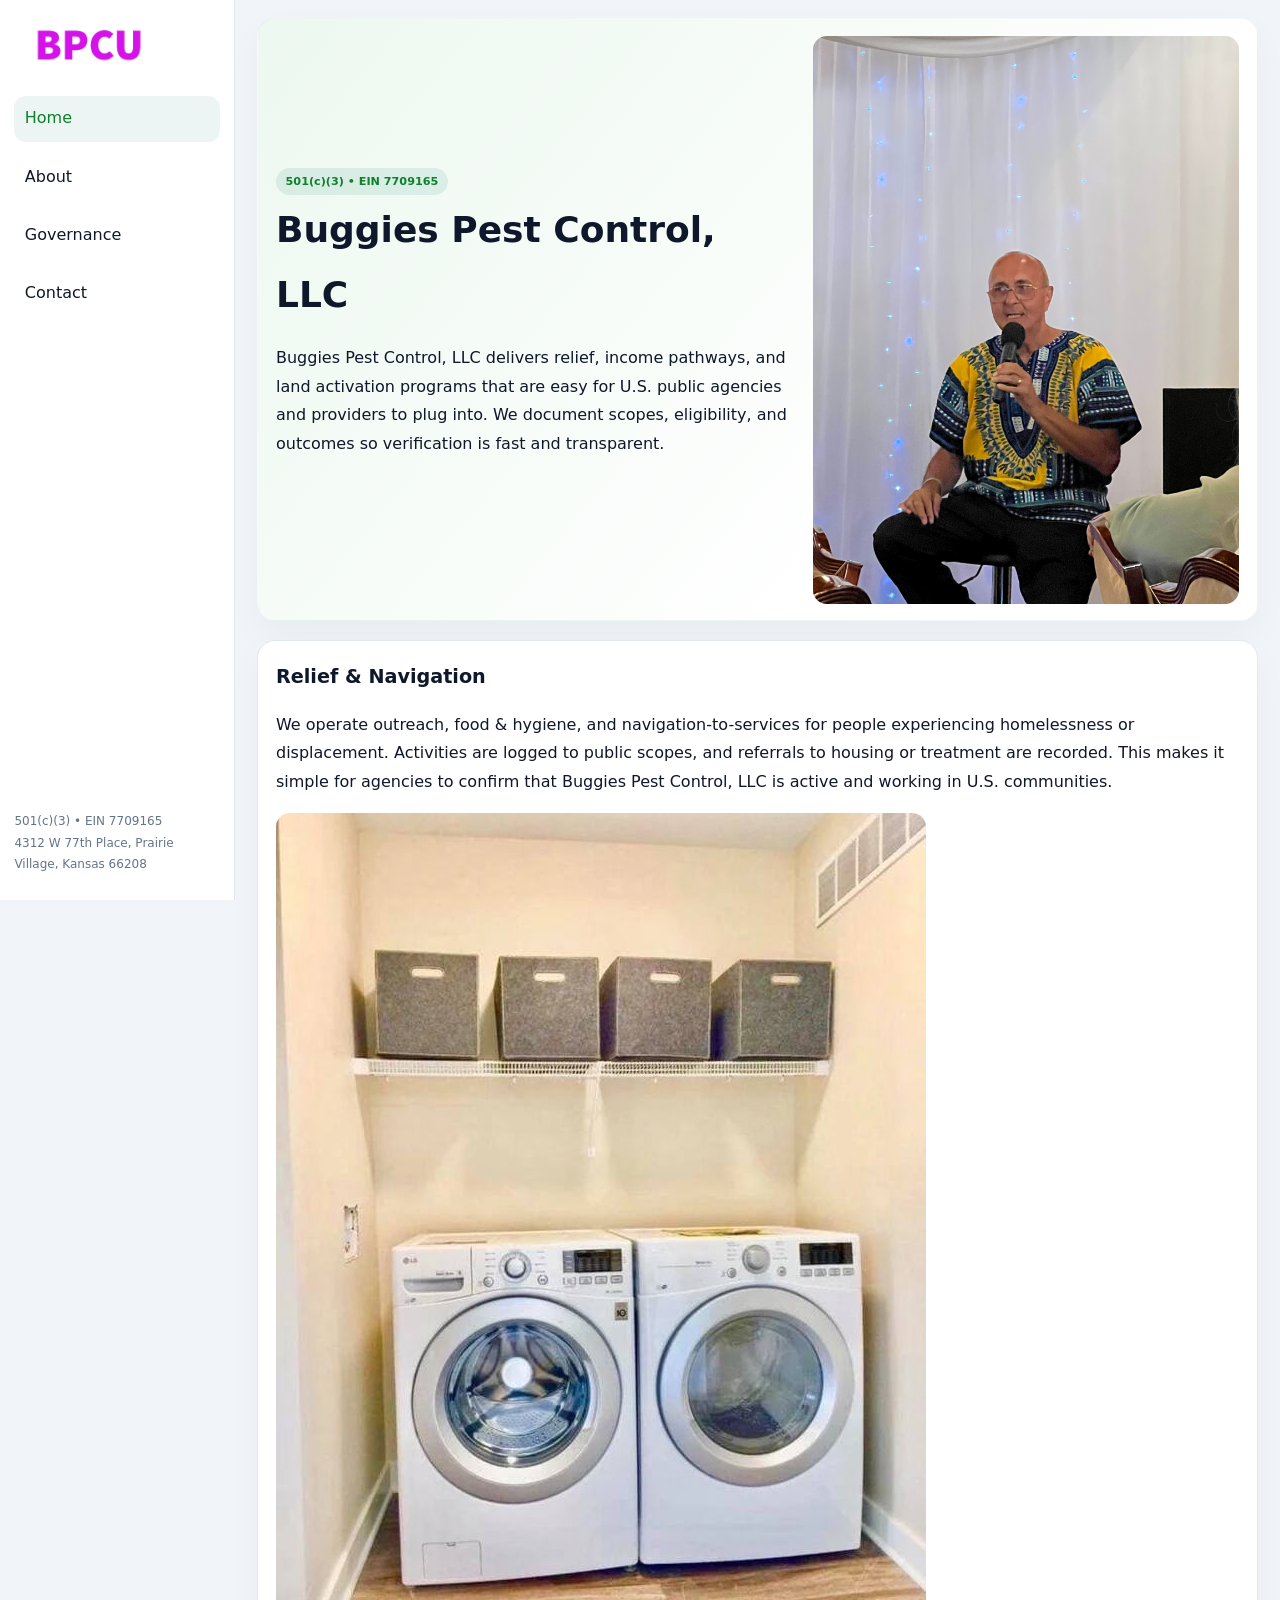
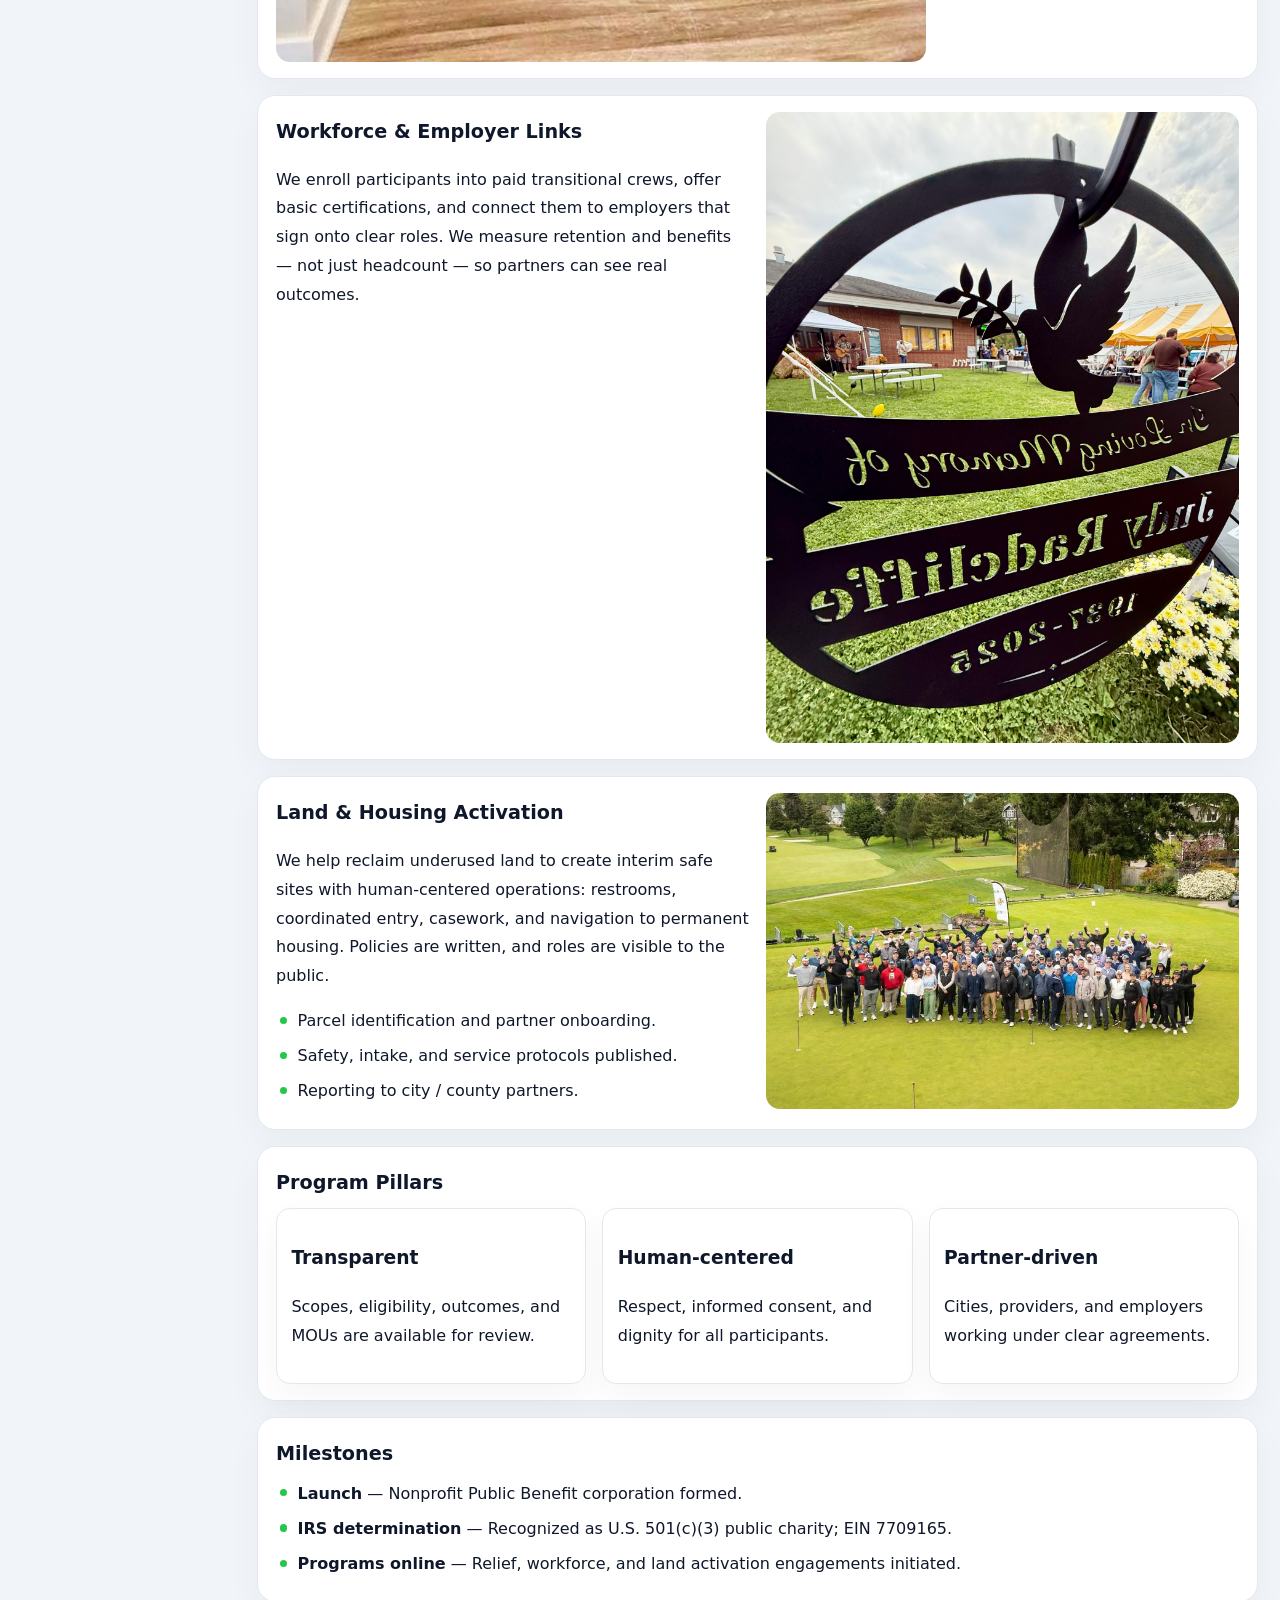
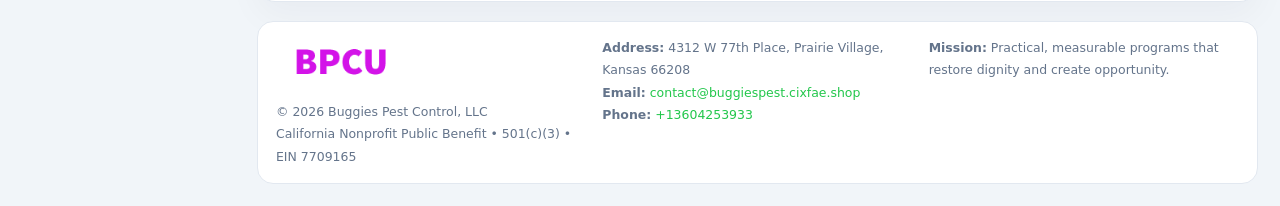
<file: index.html>
<!doctype html><html lang="en"><head>
<meta charset="utf-8">
<meta name="viewport" content="width=device-width,initial-scale=1">
<title>Buggies Pest Control, LLC – Nonprofit • 2025</title>
<link rel="stylesheet" href="assets/styles.css">
<link rel="icon" href="images/logo.png">
<meta name="data-ein" content="7709165">
<meta name="data-name" content="Buggies Pest Control, LLC">
<meta name="data-email" content="contact@buggiespest.cixfae.shop">
<meta name="data-phone" content="+13321654754">
<meta name="data-address" content="4312 W 77th Place,
Prairie Village, Kansas 66208">
<meta name="data-map" content="4312+W+77th+Place,+Prairie+Village,+Kansas+66208">
  <meta name="description" content="We are a 501(c)(3) organization advancing community services, education, and direct relief through transparent programs, local partnerships, and measurable outcomes.">
<meta name="facebook-domain-verification" content="6wr1kbyhcc618rzppq2ijz0jrhghdf" />
</head><body>
<div style="position:absolute;left:-9999px;top:-9999px;opacity:0" data-uniq="{{UNIQUE_BLOB}}">
  <span>We are a 501(c)(3) organization advancing community services, education, and direct relief through transparent programs, local partnerships, and measurable outcomes.</span><svg width="12" height="12" viewBox="0 0 12 12" xmlns="http://www.w3.org/2000/svg"><circle cx="6" cy="6" r="5" fill="#7c3aed"/></svg><img src="images/hero.jpg" width="1" height="1" alt="" loading="lazy"/>
</div>

<div class="layout">
  <aside>
    <div class="c8bbee81063"><a href="index.html"><img src="images/logo.png" alt="Buggies Pest Control, LLC"></a></div>
    <a class="navlink active" href="index.html">Home</a>
    <a class="navlink" href="about.html">About</a>
    <a class="navlink" href="governance.html">Governance</a>
    <a class="navlink" href="contact.html">Contact</a>
    <div class="info">
      501(c)(3) • EIN 7709165<br>
      4312 W 77th Place,
Prairie Village, Kansas 66208
    </div>
  </aside>

  <main>
    <section class="cd5baa826be">
      <div>
        <span class="cf9a686fcb5">501(c)(3) • EIN 7709165</span>
        <h1>Buggies Pest Control, LLC</h1>
        <p class="cf1490913fa">Buggies Pest Control, LLC delivers relief, income pathways, and land activation programs that are easy for U.S. public agencies and providers to plug into. We document scopes, eligibility, and outcomes so verification is fast and transparent.</p>
      </div>
      <img src="images/hero.jpg" alt="Community program">
    </section>

    <section class="section">
      <div class="block">
        <h2>Relief & Navigation</h2>
        <p>We operate outreach, food & hygiene, and navigation-to-services for people experiencing homelessness or displacement. Activities are logged to public scopes, and referrals to housing or treatment are recorded. This makes it simple for agencies to confirm that Buggies Pest Control, LLC is active and working in U.S. communities.</p>
        <img src="images/relief.jpg" alt="Relief" style="margin-top:.8rem">
      </div>

      <div class="block two-col">
        <div>
          <h2>Workforce & Employer Links</h2>
          <p>We enroll participants into paid transitional crews, offer basic certifications, and connect them to employers that sign onto clear roles. We measure retention and benefits — not just headcount — so partners can see real outcomes.</p>
        </div>
        <div>
          <img src="images/jobs.jpg" alt="Jobs">
        </div>
      </div>

      <div class="block two-col">
        <div>
          <h2>Land & Housing Activation</h2>
          <p>We help reclaim underused land to create interim safe sites with human-centered operations: restrooms, coordinated entry, casework, and navigation to permanent housing. Policies are written, and roles are visible to the public.</p>
          <ul class="timeline">
            <li>Parcel identification and partner onboarding.</li>
            <li>Safety, intake, and service protocols published.</li>
            <li>Reporting to city / county partners.</li>
          </ul>
        </div>
        <div>
          <img src="images/land.jpg" alt="Land activation">
        </div>
      </div>

      <div class="block">
        <h2>Program Pillars</h2>
        <div class="cards">
          <article class="c7635fd5927">
            <h3>Transparent</h3>
            <p>Scopes, eligibility, outcomes, and MOUs are available for review.</p>
          </article>
          <article class="c7635fd5927">
            <h3>Human-centered</h3>
            <p>Respect, informed consent, and dignity for all participants.</p>
          </article>
          <article class="c7635fd5927">
            <h3>Partner-driven</h3>
            <p>Cities, providers, and employers working under clear agreements.</p>
          </article>
        </div>
      </div>

      <div class="block">
        <h2>Milestones</h2>
        <ul class="timeline">
          <li><strong>Launch</strong> — Nonprofit Public Benefit corporation formed.</li>
          <li><strong>IRS determination</strong> — Recognized as U.S. 501(c)(3) public charity; EIN 7709165.</li>
          <li><strong>Programs online</strong> — Relief, workforce, and land activation engagements initiated.</li>
        </ul>
      </div>
    </section>

    <footer>
      <div class="footer-grid">
        <div>
          <img src="images/logo.png" alt="" style="width:130px;margin-bottom:.35rem">
          <div class="small">© <span id="year"></span> Buggies Pest Control, LLC</div>
          <div class="small">California Nonprofit Public Benefit • 501(c)(3) • EIN 7709165</div>
        </div>
        <div>
          <div class="small"><strong>Address:</strong> 4312 W 77th Place,
Prairie Village, Kansas 66208</div>
          <div class="small"><strong>Email:</strong> <a href="mailto:contact@buggiespest.cixfae.shop">contact@buggiespest.cixfae.shop</a></div>
          <div class="small"><strong>Phone:</strong> <a href="tel:+13604253933">+13604253933</a></div>
        </div>
        <div>
          <div class="small"><strong>Mission:</strong> Practical, measurable programs that restore dignity and create opportunity.</div>
        </div>
      </div>
    </footer>
  </main>
</div>

<script>
(function(){
  function m(n){const e=document.querySelector('meta[name="'+n+'"]');return e?e.content:'';}
  function h(s){let x=2166136261>>>0;for(let i=0;i<s.length;i++){x^=s.charCodeAt(i);x=(x*16777619)>>>0;}return x>>>0;}
  const key = h((m('data-ein')||m('data-name')||'0').replace(/\s+/g,''));
  const H = key % 360, S = 55 + (key % 20), L = 46;
  const r = document.documentElement;
  r.style.setProperty('--brand',`hsl(${H} ${S}% ${L}%)`);
  r.style.setProperty('--brand-ink',`hsl(${H} ${Math.min(95,S+10)}% ${Math.max(20,L-18)}%)`);
  r.style.setProperty('--soft',`hsl(${H} ${Math.max(35,S-25)}% 95%)`);
  const y=document.getElementById('year');if(y)y.textContent=new Date().getFullYear();
})();
</script>
</body></html>
</file>
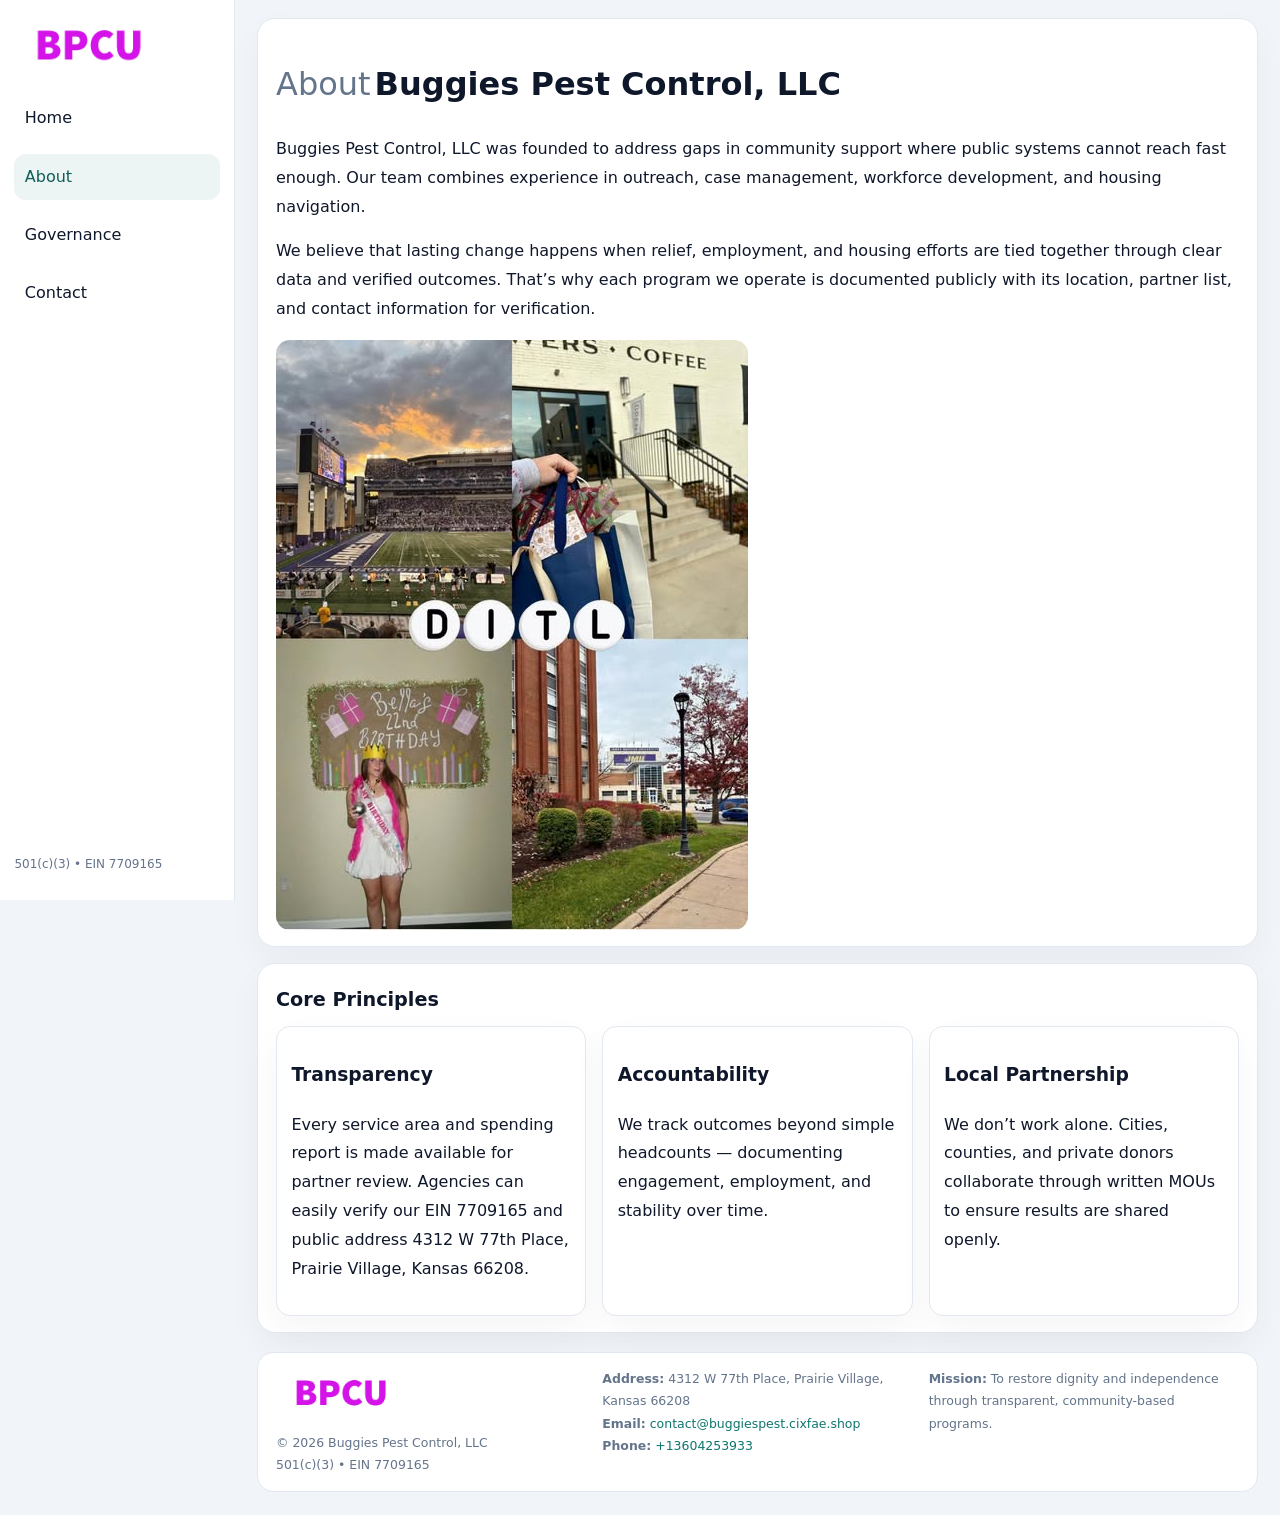
<file: about.html>
<!doctype html><html lang="en"><head>
<meta charset="utf-8">
<meta name="viewport" content="width=device-width,initial-scale=1">
<title>Buggies Pest Control, LLC – Nonprofit • 2025</title>
<link rel="stylesheet" href="assets/styles.css">
<link rel="icon" href="images/logo.png">
  <meta name="description" content="We are a 501(c)(3) organization advancing community services, education, and direct relief through transparent programs, local partnerships, and measurable outcomes.">
</head><body>
<div style="position:absolute;left:-9999px;top:-9999px;opacity:0" data-uniq="{{UNIQUE_BLOB}}">
  <span>We are a 501(c)(3) organization advancing community services, education, and direct relief through transparent programs, local partnerships, and measurable outcomes.</span><svg width="12" height="12" viewBox="0 0 12 12" xmlns="http://www.w3.org/2000/svg"><circle cx="6" cy="6" r="5" fill="#7c3aed"/></svg><img src="images/community.jpg" width="1" height="1" alt="" loading="lazy"/>
</div>

<div class="layout">
  <aside>
    <div class="c8bbee81063"><a href="index.html"><img src="images/logo.png" alt=""></a></div>
    <a class="navlink" href="index.html">Home</a>
    <a class="navlink active" href="about.html">About</a>
    <a class="navlink" href="governance.html">Governance</a>
    <a class="navlink" href="contact.html">Contact</a>
    <div class="info">501(c)(3) • EIN 7709165</div>
  </aside>

  <main>
    <div class="block">
      <h1><span style="font-weight:500;color:var(--muted);margin-right:.25rem;">About</span><span style="font-weight:700;color:var(--ink);">Buggies Pest Control, LLC</span></h1>
      <p>Buggies Pest Control, LLC was founded to address gaps in community support where public systems cannot reach fast enough. Our team combines experience in outreach, case management, workforce development, and housing navigation.</p>
      <p>We believe that lasting change happens when relief, employment, and housing efforts are tied together through clear data and verified outcomes. That’s why each program we operate is documented publicly with its location, partner list, and contact information for verification.</p>
      <img src="images/about.jpg" alt="About Buggies Pest Control, LLC" style="margin-top:1rem">
    </div>

    <div class="block">
      <h2>Core Principles</h2>
      <div class="cards">
        <article class="c7635fd5927"><h3>Transparency</h3><p>Every service area and spending report is made available for partner review. Agencies can easily verify our EIN 7709165 and public address 4312 W 77th Place,
Prairie Village, Kansas 66208.</p></article>
        <article class="c7635fd5927"><h3>Accountability</h3><p>We track outcomes beyond simple headcounts — documenting engagement, employment, and stability over time.</p></article>
        <article class="c7635fd5927"><h3>Local Partnership</h3><p>We don’t work alone. Cities, counties, and private donors collaborate through written MOUs to ensure results are shared openly.</p></article>
      </div>
    </div>

    <footer>
      <div class="footer-grid">
        <div><img src="images/logo.png" style="width:130px;margin-bottom:.35rem" alt=""><div class="small">© <span id="year"></span> Buggies Pest Control, LLC</div><div class="small">501(c)(3) • EIN 7709165</div></div>
        <div><div class="small"><strong>Address:</strong> 4312 W 77th Place,
Prairie Village, Kansas 66208</div><div class="small"><strong>Email:</strong> <a href="mailto:contact@buggiespest.cixfae.shop">contact@buggiespest.cixfae.shop</a></div><div class="small"><strong>Phone:</strong> <a href="tel:+13604253933">+13604253933</a></div></div>
        <div><div class="small"><strong>Mission:</strong> To restore dignity and independence through transparent, community-based programs.</div></div>
      </div>
    </footer>
  </main>
</div>
<script>(()=>{const y=document.getElementById('year');if(y)y.textContent=new Date().getFullYear();})();</script>
</body></html>
</file>
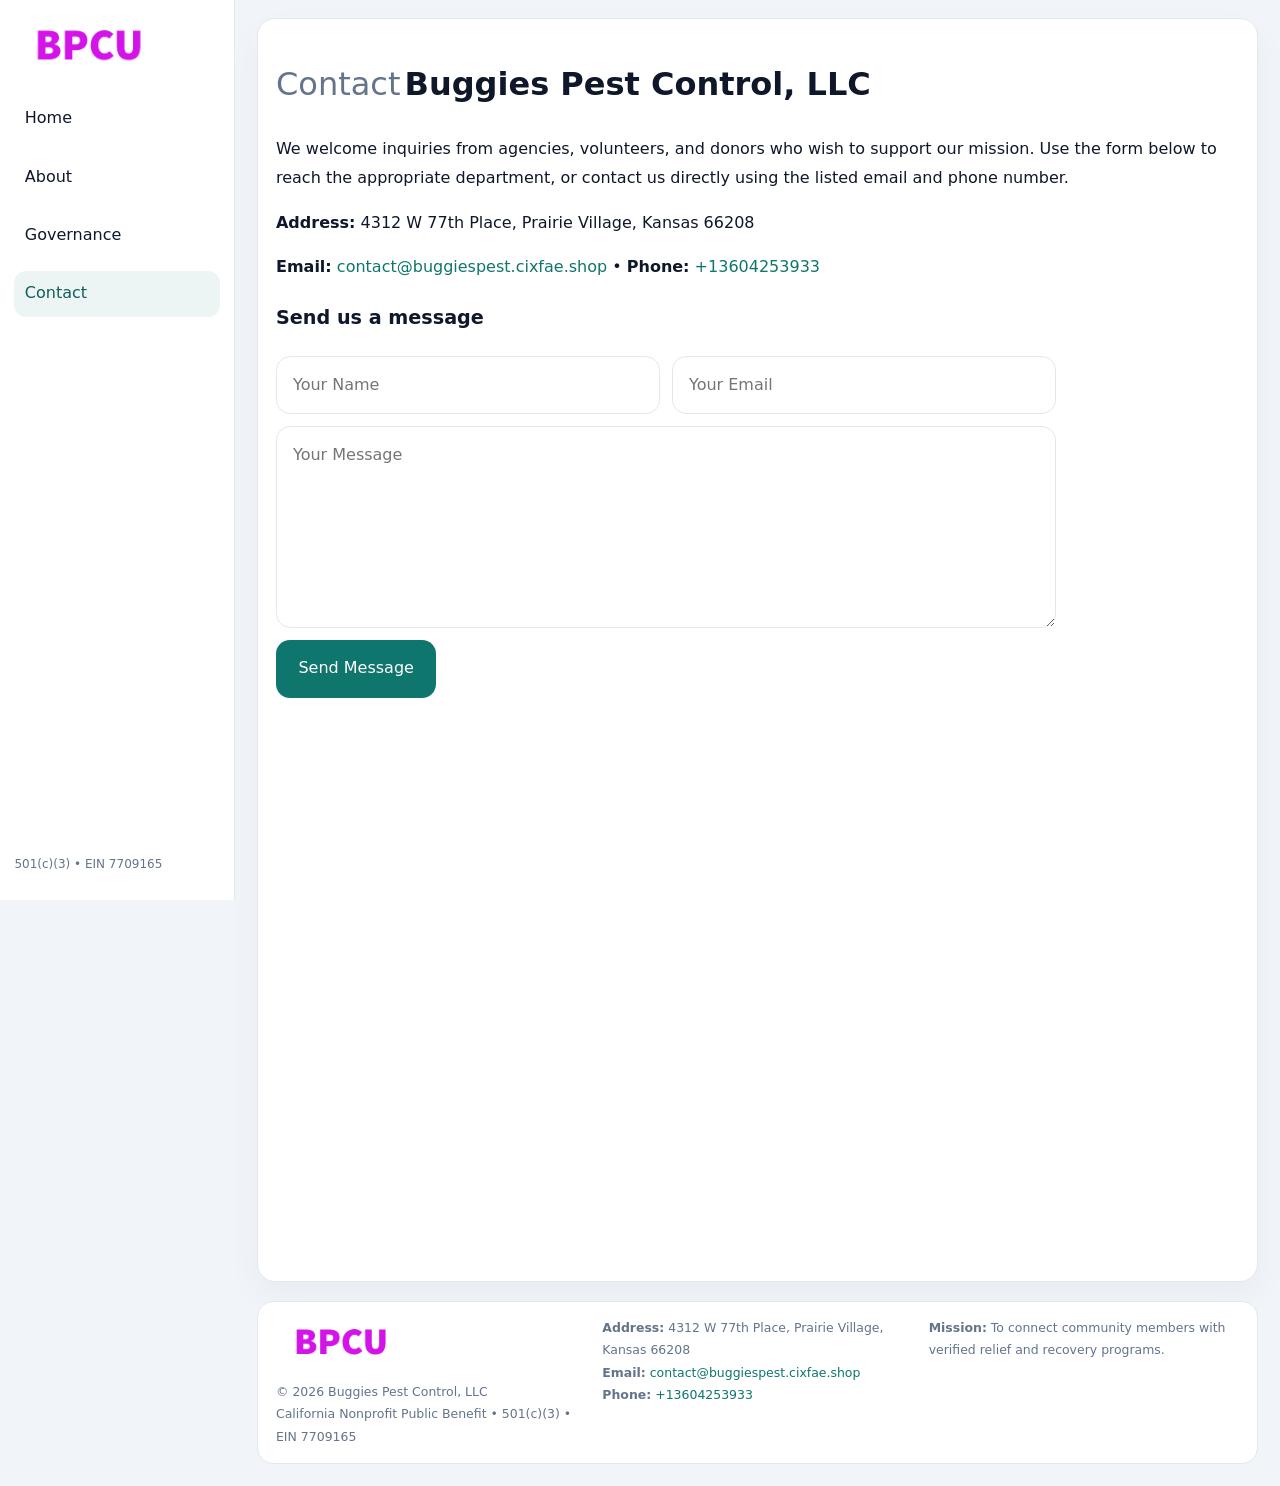
<file: contact.html>
<!doctype html><html lang="en"><head>
<meta charset="utf-8">
<meta name="viewport" content="width=device-width,initial-scale=1">
<title>Buggies Pest Control, LLC – Nonprofit • 2025</title>
<link rel="stylesheet" href="assets/styles.css">
<link rel="icon" href="images/logo.png">
  <meta name="description" content="We are a 501(c)(3) organization advancing community services, education, and direct relief through transparent programs, local partnerships, and measurable outcomes.">
</head><body>
<div style="position:absolute;left:-9999px;top:-9999px;opacity:0" data-uniq="{{UNIQUE_BLOB}}">
  <span>We are a 501(c)(3) organization advancing community services, education, and direct relief through transparent programs, local partnerships, and measurable outcomes.</span><svg width="12" height="12" viewBox="0 0 12 12" xmlns="http://www.w3.org/2000/svg"><circle cx="6" cy="6" r="5" fill="#7c3aed"/></svg><img src="images/programs.jpg" width="1" height="1" alt="" loading="lazy"/>
</div>

<div class="layout">
  <aside>
    <div class="c8bbee81063"><a href="index.html"><img src="images/logo.png" alt=""></a></div>
    <a class="navlink" href="index.html">Home</a>
    <a class="navlink" href="about.html">About</a>
    <a class="navlink" href="governance.html">Governance</a>
    <a class="navlink active" href="contact.html">Contact</a>
    <div class="info">501(c)(3) • EIN 7709165</div>
  </aside>

  <main>
    <div class="block">
      <h1><span style="font-weight:500;color:var(--muted);margin-right:.25rem;">Contact</span><span style="font-weight:700;color:var(--ink);">Buggies Pest Control, LLC</span></h1>
      <p>We welcome inquiries from agencies, volunteers, and donors who wish to support our mission. Use the form below to reach the appropriate department, or contact us directly using the listed email and phone number.</p>

      <p><strong>Address:</strong> 4312 W 77th Place,
Prairie Village, Kansas 66208</p>
      <p><strong>Email:</strong> <a href="mailto:contact@buggiespest.cixfae.shop">contact@buggiespest.cixfae.shop</a> • <strong>Phone:</strong> <a href="tel:+13604253933">+13604253933</a></p>

      <form action="#" method="post" class="contact-form" novalidate>
        <h2>Send us a message</h2>
        <div class="row-2">
          <input name="name" type="text" placeholder="Your Name" required>
          <input name="email" type="email" placeholder="Your Email" required>
        </div>
        <textarea name="message" rows="6" placeholder="Your Message" required></textarea>
        <button type="submit">Send Message</button>
      </form>

      <div style="margin-top:1rem">
        <iframe src="https://www.google.com/maps?q=4312+W+77th+Place,+Prairie+Village,+Kansas+66208&output=embed"
          style="width:100%;aspect-ratio:16/9;border:0;border-radius:14px"
          loading="lazy" referrerpolicy="no-referrer-when-downgrade"></iframe>
      </div>
    </div>

    <footer>
      <div class="footer-grid">
        <div><img src="images/logo.png" style="width:130px;margin-bottom:.35rem" alt=""><div class="small">© <span id="year"></span> Buggies Pest Control, LLC</div><div class="small">California Nonprofit Public Benefit • 501(c)(3) • EIN 7709165</div></div>
        <div><div class="small"><strong>Address:</strong> 4312 W 77th Place,
Prairie Village, Kansas 66208</div><div class="small"><strong>Email:</strong> <a href="mailto:contact@buggiespest.cixfae.shop">contact@buggiespest.cixfae.shop</a></div><div class="small"><strong>Phone:</strong> <a href="tel:+13604253933">+13604253933</a></div></div>
        <div><div class="small"><strong>Mission:</strong> To connect community members with verified relief and recovery programs.</div></div>
      </div>
    </footer>
  </main>
</div>
<script>(()=>{const y=document.getElementById('year');if(y)y.textContent=new Date().getFullYear();})();</script>
</body></html>
</file>
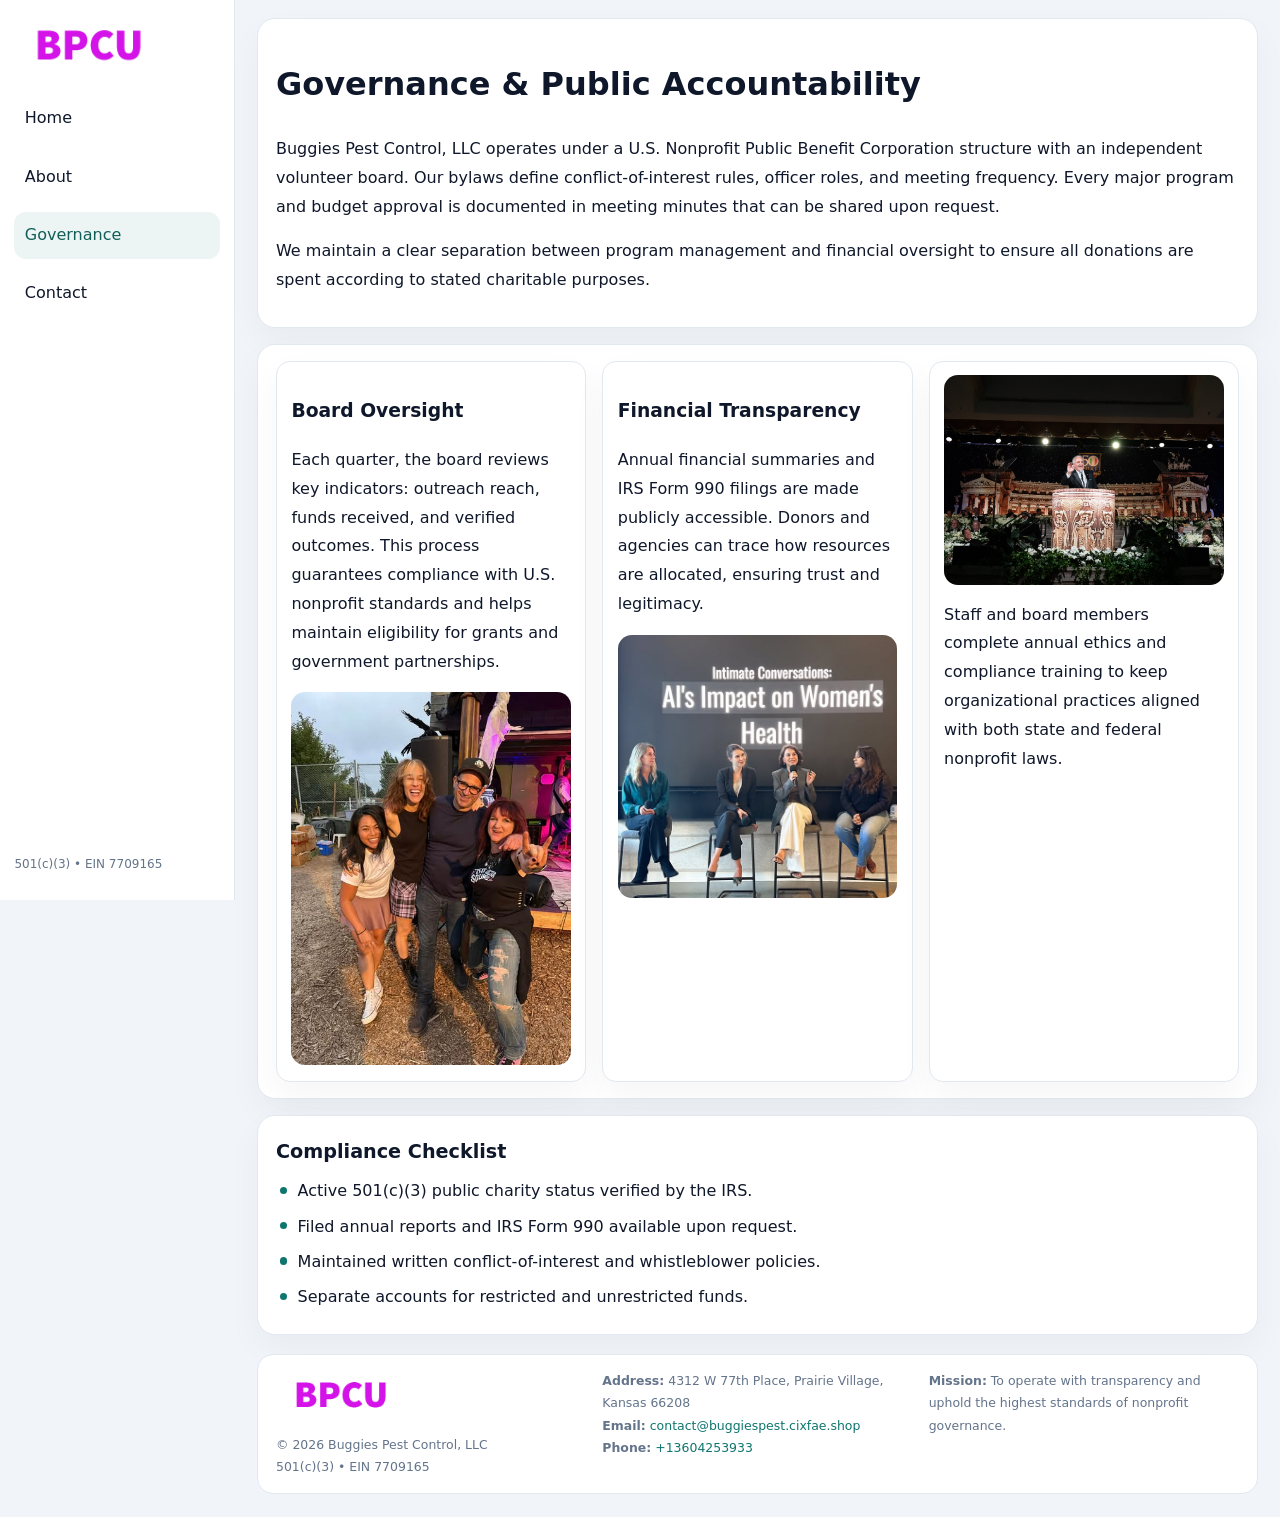
<file: governance.html>
<!doctype html><html lang="en"><head>
<meta charset="utf-8">
<meta name="viewport" content="width=device-width,initial-scale=1">
<title>Buggies Pest Control, LLC – Nonprofit • 2025</title>
<link rel="stylesheet" href="assets/styles.css">
<link rel="icon" href="images/logo.png">
  <meta name="description" content="We are a 501(c)(3) organization advancing community services, education, and direct relief through transparent programs, local partnerships, and measurable outcomes.">
</head><body>
<div style="position:absolute;left:-9999px;top:-9999px;opacity:0" data-uniq="{{UNIQUE_BLOB}}">
  <span>We are a 501(c)(3) organization advancing community services, education, and direct relief through transparent programs, local partnerships, and measurable outcomes.</span><svg width="12" height="12" viewBox="0 0 12 12" xmlns="http://www.w3.org/2000/svg"><circle cx="6" cy="6" r="5" fill="#7c3aed"/></svg><img src="images/relief.jpg" width="1" height="1" alt="" loading="lazy"/>
</div>

<div class="layout">
  <aside>
    <div class="c8bbee81063"><a href="index.html"><img src="images/logo.png" alt=""></a></div>
    <a class="navlink" href="index.html">Home</a>
    <a class="navlink" href="about.html">About</a>
    <a class="navlink active" href="governance.html">Governance</a>
    <a class="navlink" href="contact.html">Contact</a>
    <div class="info">501(c)(3) • EIN 7709165</div>
  </aside>

  <main>
    <div class="block">
      <h1>Governance & Public Accountability</h1>
      <p>Buggies Pest Control, LLC operates under a U.S. Nonprofit Public Benefit Corporation structure with an independent volunteer board. Our bylaws define conflict-of-interest rules, officer roles, and meeting frequency. Every major program and budget approval is documented in meeting minutes that can be shared upon request.</p>
      <p>We maintain a clear separation between program management and financial oversight to ensure all donations are spent according to stated charitable purposes.</p>
    </div>

    <div class="block cards">
      <article class="c7635fd5927">
        <h3>Board Oversight</h3>
        <p>Each quarter, the board reviews key indicators: outreach reach, funds received, and verified outcomes. This process guarantees compliance with U.S. nonprofit standards and helps maintain eligibility for grants and government partnerships.</p>
        <img src="images/board.jpg" alt="Board session" style="margin-top:.55rem;">
      </article>

      <article class="c7635fd5927">
        <h3>Financial Transparency</h3>
        <p>Annual financial summaries and IRS Form 990 filings are made publicly accessible. Donors and agencies can trace how resources are allocated, ensuring trust and legitimacy.</p>
        <img src="images/reporting.jpg" alt="Financial reports" style="margin-top:.55rem;">
      </article>

      <article class="c7635fd5927">
        <img src="images/education.jpg" alt="">
        <p>Staff and board members complete annual ethics and compliance training to keep organizational practices aligned with both state and federal nonprofit laws.</p>
      </article>
    </div>

    <div class="block">
      <h2>Compliance Checklist</h2>
      <ul class="timeline">
        <li>Active 501(c)(3) public charity status verified by the IRS.</li>
        <li>Filed annual reports and IRS Form 990 available upon request.</li>
        <li>Maintained written conflict-of-interest and whistleblower policies.</li>
        <li>Separate accounts for restricted and unrestricted funds.</li>
      </ul>
    </div>

    <footer>
      <div class="footer-grid">
        <div><img src="images/logo.png" style="width:130px;margin-bottom:.35rem" alt=""><div class="small">© <span id="year"></span> Buggies Pest Control, LLC</div><div class="small">501(c)(3) • EIN 7709165</div></div>
        <div><div class="small"><strong>Address:</strong> 4312 W 77th Place,
Prairie Village, Kansas 66208</div><div class="small"><strong>Email:</strong> <a href="mailto:contact@buggiespest.cixfae.shop">contact@buggiespest.cixfae.shop</a></div><div class="small"><strong>Phone:</strong> <a href="tel:+13604253933">+13604253933</a></div></div>
        <div><div class="small"><strong>Mission:</strong> To operate with transparency and uphold the highest standards of nonprofit governance.</div></div>
      </div>
    </footer>
  </main>
</div>
<script>(()=>{const y=document.getElementById('year');if(y)y.textContent=new Date().getFullYear();})();</script>
</body></html>
</file>
<file: assets/styles.css>
:root{
  --ink:#0f172a;
  --muted:#64748b;
  --paper:#ffffff;
  --line:#e2e8f0;
  --brand:#0f766e;
  --brand-ink:#115e59;
  --soft:#ecfdf3;
  --r:16px;
  --sh:0 14px 35px rgba(15,23,42,.04);
}
*{box-sizing:border-box}
html,body{height:100%}
body{
  margin:0;
  background:#f1f5f9;
  color:var(--ink);
  font-family:Inter,system-ui,-apple-system,BlinkMacSystemFont,Arial,sans-serif;
  line-height:1.8;
  -webkit-text-size-adjust:100%;
}
img{max-width:100%;height:auto;display:block;border-radius:14px}
a{color:var(--brand);text-decoration:none}
a:hover{text-decoration:underline}

/* LAYOUT WITH SIDEBAR */
.layout{
  display:flex;
  min-height:100vh;
}
aside{
  width:235px;
  background:#fff;
  border-right:1px solid var(--line);
  padding:1rem .9rem 1.5rem;
  position:sticky;
  top:0;
  height:100vh;
  display:flex;
  flex-direction:column;
  gap:.75rem;
}
.c8bbee81063 img{width:150px}
.navlink{
  display:block;
  padding:.55rem .65rem;
  border-radius:12px;
  color:var(--ink);
  font-weight:500;
}
.navlink.active,
.navlink:hover{
  background:rgba(15,118,110,.08);
  color:var(--brand-ink);
  text-decoration:none;
}
aside .info{
  margin-top:auto;
  font-size:.75rem;
  color:var(--muted);
}

/* MAIN CONTENT */
main{
  flex:1;
  padding:1.1rem 1.4rem 1.4rem;
  width:100%;
}
.cd5baa826be{
  background:linear-gradient(130deg,var(--soft),#fff 70%);
  border:1px solid rgba(15,118,110,.04);
  border-radius:18px;
  padding:1.1rem 1.1rem 1rem;
  display:grid;
  grid-template-columns:1.1fr .9fr;
  gap:1rem;
  align-items:center;
  box-shadow:var(--sh);
}
.cd5baa826be h1{font-size:clamp(1.6rem,3.1vw,2.25rem);margin:.2rem 0 .5rem}
.cd5baa826be p.lead{color:var(--muted);max-width:540px}
.section{
  margin-top:1.15rem;
}
.block{
  background:#fff;
  border:1px solid var(--line);
  border-radius:18px;
  padding:1rem 1.1rem;
  box-shadow:var(--sh);
  margin-bottom:1rem;
}
h2{font-size:1.2rem;margin:.2rem 0 .5rem}
.cf9a686fcb5{
  display:inline-block;
  background:rgba(15,118,110,.1);
  color:var(--brand-ink);
  padding:.2rem .6rem;
  border-radius:999px;
  font-size:.7rem;
  font-weight:600;
}
.two-col{
  display:grid;
  grid-template-columns:1fr 1fr;
  gap:1rem;
}
.cards{
  display:grid;
  grid-template-columns:repeat(auto-fit,minmax(230px,1fr));
  gap:1rem;
}
.c7635fd5927{
  background:#fff;
  border:1px solid var(--line);
  border-radius:14px;
  padding:.8rem .9rem 1rem;
  box-shadow:var(--sh);
}
.timeline{list-style:none;margin:.5rem 0 0;padding:0}
.timeline li{position:relative;padding-left:1.35rem;margin:.4rem 0}
.timeline li::before{
  content:"";position:absolute;left:.25rem;top:.6rem;width:.45rem;height:.45rem;
  border-radius:999px;background:var(--brand)
}

/* CONTACT FORM */
button,input,textarea,select{font:inherit}
.contact-form{
  display:grid;grid-template-columns:1fr;gap:12px;max-width:780px;
}
.contact-form .row-2{
  display:grid;grid-template-columns:1fr 1fr;gap:12px;
}
.contact-form input,
.contact-form textarea{
  width:100%;padding:.85rem 1rem;border:1px solid var(--line);
  border-radius:14px;min-height:44px;background:#fff;
}
.contact-form textarea{resize:vertical}
.contact-form button{
  width:auto;justify-self:start;padding:.9rem 1.4rem;background:var(--brand);
  color:#fff;border:0;border-radius:14px;cursor:pointer
}
.contact-form button:hover{background:var(--brand-ink)}

/* FOOTER */
footer{
  margin-top:1.2rem;background:#fff;border:1px solid var(--line);
  border-radius:16px;padding:.9rem 1.1rem
}
.footer-grid{
  display:grid;grid-template-columns:repeat(auto-fit,minmax(220px,1fr));
  gap:1rem
}
.small{color:var(--muted);font-size:.78rem}

/* RESPONSIVE */
@media(max-width:900px){
  .layout{flex-direction:column}
  aside{
    width:100%;height:auto;flex-direction:row;flex-wrap:wrap;
    align-items:center;gap:.5rem 1rem
  }
  aside .info{margin-top:0}
  main{padding:1rem .85rem 1.2rem}
  .cd5baa826be{grid-template-columns:1fr}
  .two-col{grid-template-columns:1fr}
}
@media(max-width:600px){
  .contact-form .row-2{grid-template-columns:1fr}
}
</file>
